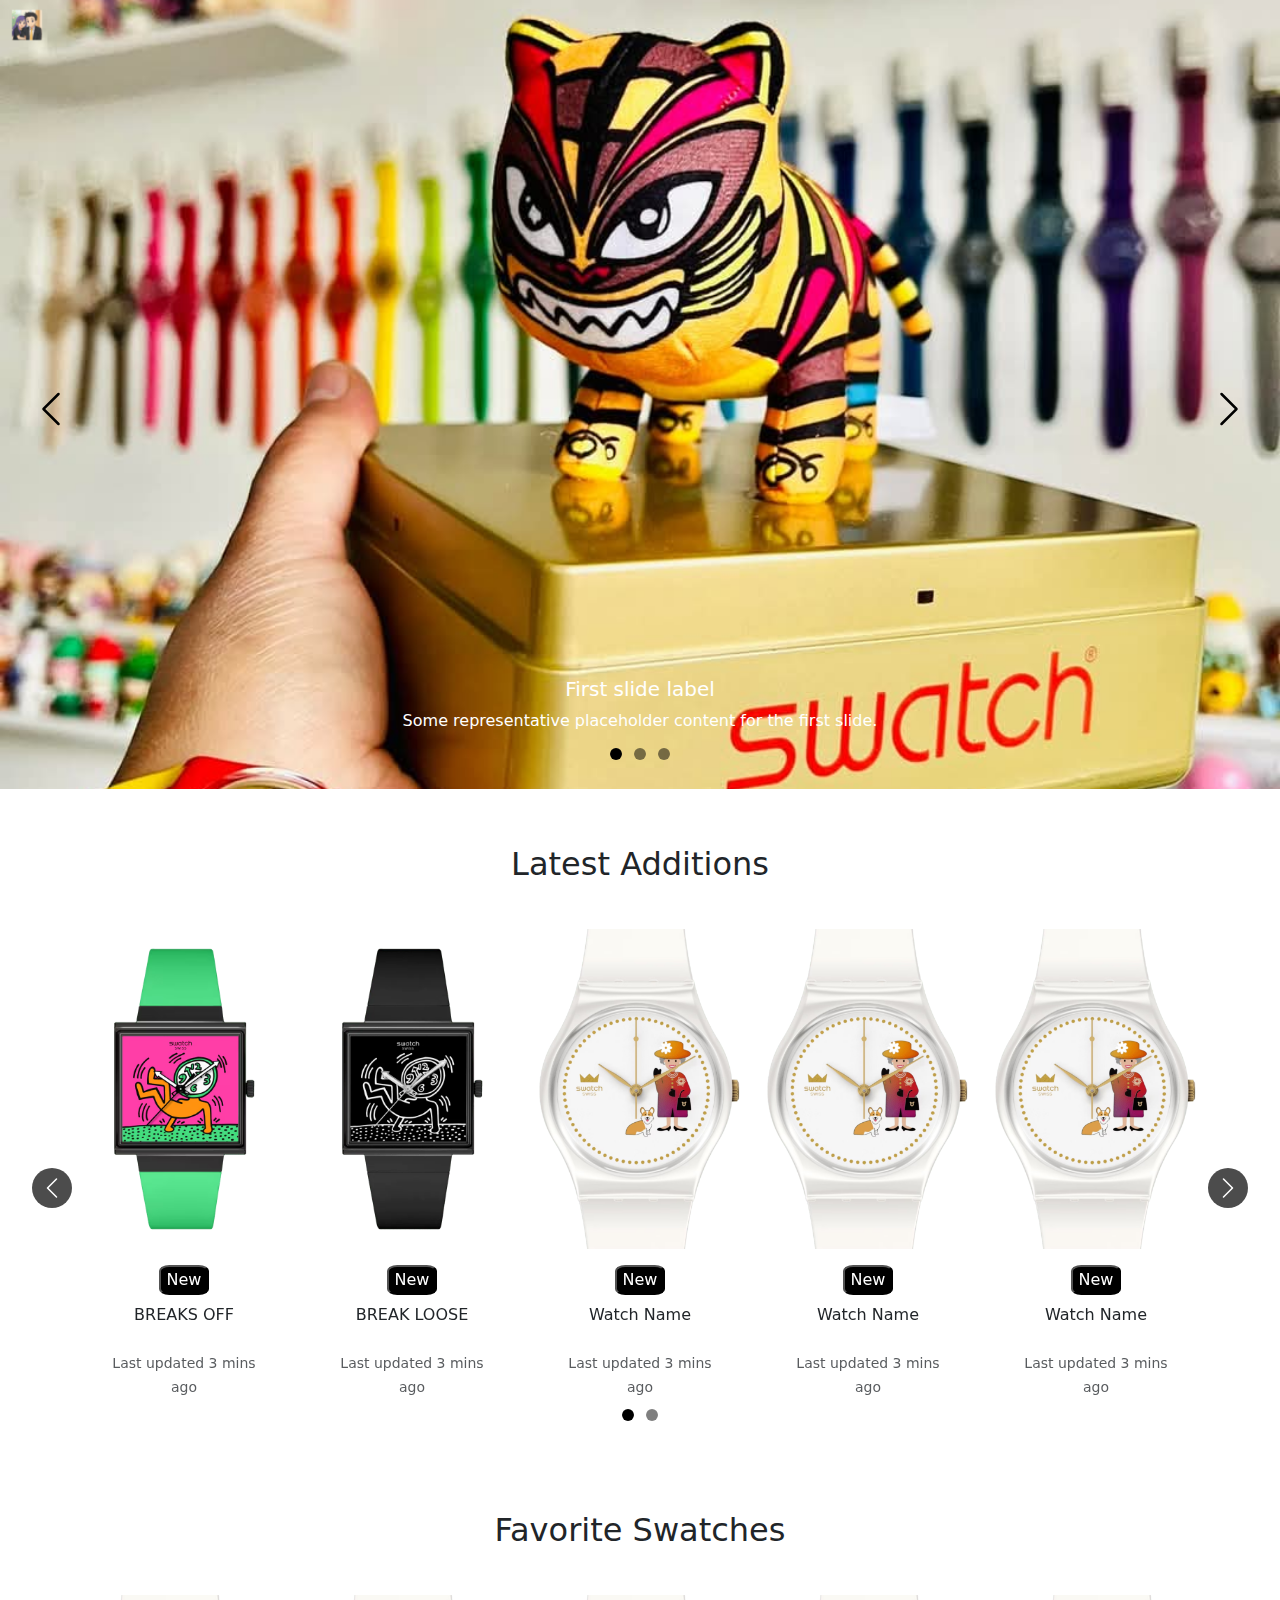
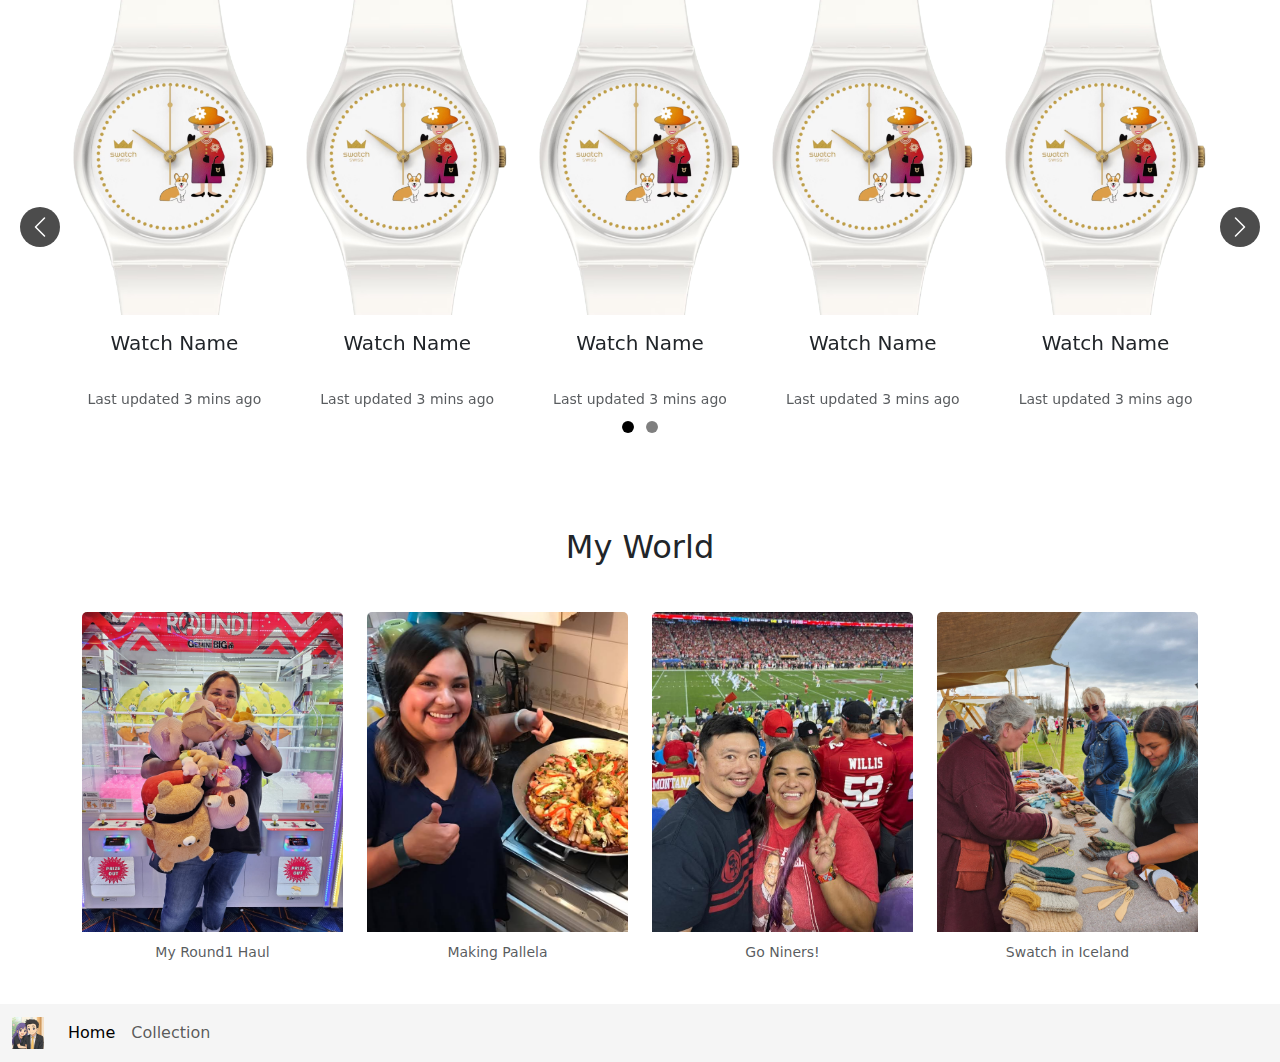
<file: index.html>
<!doctype html>
<html lang="en">
  <head>
    <meta charset="utf-8">
    <meta name="viewport" content="width=device-width, initial-scale=1">
    <title>Marssy's Swatch Collection</title>
    <link href="https://cdn.jsdelivr.net/npm/bootstrap@5.3.5/dist/css/bootstrap.min.css" rel="stylesheet">
    <link rel="stylesheet" href="style.css"/>
    <link rel="stylesheet" href="styles.css"/>
    <link rel="apple-touch-icon" sizes="180x180" href="images/apple-touch-icon.png">
    <link rel="icon" type="image/png" sizes="32x32" href="images/favicon-32x32.png">
    <link rel="icon" type="image/png" sizes="16x16" href="images/favicon-16x16.png">
    <link rel="manifest" href="images/site.webmanifest">
  </head>
  <body>
    <!-- Navbar -->
    <nav class="navbar navbar-default">
      <div class="container-fluid">
        <div class="navbar-header">
<!--           <button type="button" class="navbar-toggle collapsed" data-toggle="collapse" data-target="#navbar-collapse">
            <span class="sr-only">Toggle navigation</span>
            <span class="icon-bar"></span>
            <span class="icon-bar"></span>
            <span class="icon-bar"></span>
          </button> -->
          <a class="navbar-brand" href="#">
            <img src="images/favicon-32x32.png" style="max-height: 30px; width: auto;">
          </a>
        </div>
        <div class="collapse navbar-collapse" id="navbar-collapse">
          <ul class="nav navbar-nav">
            <li><a href="https://swatchcollection.onrender.com/">Home</a></li>
            <li class="active"><a href="https://swatchcollection.onrender.com/collection">Collection</a></li>
          </ul>
        </div>
      </div>
    </nav>
    <!-- End Navbar -->

    <!-- Carousel -->
    <div id="carouselExampleCaptions" class="carouselHero slide" data-bs-ride="carousel">
      <!-- Indicators -->
      <div class="carousel-indicators">
        <button type="button" data-bs-target="#carouselExampleCaptions" data-bs-slide-to="0" class="active" data-bs-interval="10000"></button>
        <button type="button" data-bs-target="#carouselExampleCaptions" data-bs-slide-to="1"></button>
        <button type="button" data-bs-target="#carouselExampleCaptions" data-bs-slide-to="2"></button>
      </div>
      <div class="carousel-inner">
        <div class="carousel-item active">
          <img src="images/marssyswatch.jpeg" class="d-block w-100 obfit" alt="...">
          <div class="carousel-caption d-none d-md-block">
            <h5>First slide label</h5>
            <p>Some representative placeholder content for the first slide.</p>
          </div>
        </div>
        <div class="carousel-item">
          <img src="images/marssypallela.jpeg" class="d-block w-100 obfit" alt="...">
          <div class="carousel-caption d-none d-md-block">
            <h5>Second slide label</h5>
            <p>Some representative placeholder content for the second slide.</p>
          </div>
        </div>
        <div class="carousel-item">
          <img src="images/marssybluey.jpeg" class="d-block w-100 obfit" alt="...">
          <div class="carousel-caption d-none d-md-block">
            <h5>Third slide label</h5>
            <p>Some representative placeholder content for the third slide.</p>
          </div>
        </div>
      </div>
        <button class="carousel-control-prev" type="button" data-bs-target="#carouselExampleCaptions" data-bs-slide="prev">
          <span class="carousel-control-prev-icon" aria-hidden="true"></span>
          <span class="visually-hidden">Previous</span>
        </button>
        <button class="carousel-control-next" type="button" data-bs-target="#carouselExampleCaptions" data-bs-slide="next">
          <span class="carousel-control-next-icon" aria-hidden="true"></span>
          <span class="visually-hidden">Next</span>
        </button>
      </div>
    <!-- End Carousel -->

<!-- Latest Additions Carousel Start -->
<div class="container">
  <h2 class="titlecenter mb-4">Latest Additions</h2>
  <div id="latestAdditionsCarousel" class="carousel slide" data-bs-ride="carousel">
    <!-- Indicators -->
    <div class="carousel-indicators">
      <button type="button" data-bs-target="#latestAdditionsCarousel" data-bs-slide-to="0" class="active"></button>
      <button type="button" data-bs-target="#latestAdditionsCarousel" data-bs-slide-to="1"></button>
    </div>

    <!-- Carousel Inner -->
    <div class="carousel-inner">
      <!-- Slide 1 -->
      <div class="carousel-item active" data-bs-interval="10000">
        <div class="row flex-row row-cols-1 row-cols-sm-2 row-cols-md-3 row-cols-lg-5 g-4">
          <!-- Repeat this block for each card (5 per slide) -->
          <div class="col">
            <div class="card h-100 invis">
              <img src="images/breaksoff.avif" class="card-img-top cardimgresize" alt="...">
              <div class="card-body text-center">
                <button class="card-title deco not-allowed">New</button>
                <p class="card-text text-center">BREAKS OFF</p>
              </div>
              <div class="card-footer invis text-center">
                <small class="text-body-secondary">Last updated 3 mins ago</small>
              </div>
            </div>
          </div>
          <!-- Add 4 more cards here -->
          <div class="col">
            <div class="card h-100 invis">
              <img src="images/breakloose.avif" class="card-img-top cardimgresize" alt="...">
              <div class="card-body text-center">
                <button class="card-title deco not-allowed">New</button>
                <p class="card-text text-center">BREAK LOOSE</p>
              </div>
              <div class="card-footer invis text-center">
                <small class="text-body-secondary">Last updated 3 mins ago</small>
              </div>
            </div>
          </div>
          <div class="col">
            <div class="card h-100 invis">
              <img src="images/how-majestic.avif" class="card-img-top cardimgresize" alt="...">
              <div class="card-body text-center">
                <button class="card-title deco not-allowed">New</button>
                <p class="card-text text-center">Watch Name</p>
              </div>
              <div class="card-footer invis text-center">
                <small class="text-body-secondary">Last updated 3 mins ago</small>
              </div>
            </div>
          </div>
          <div class="col">
            <div class="card h-100 invis">
              <img src="images/how-majestic.avif" class="card-img-top cardimgresize" alt="...">
              <div class="card-body text-center">
                <button class="card-title deco not-allowed">New</button>
                <p class="card-text text-center">Watch Name</p>
              </div>
              <div class="card-footer invis text-center">
                <small class="text-body-secondary">Last updated 3 mins ago</small>
              </div>
            </div>
          </div>
          <div class="col">
            <div class="card h-100 invis">
              <img src="images/how-majestic.avif" class="card-img-top cardimgresize" alt="...">
              <div class="card-body text-center">
                <button class="card-title deco not-allowed">New</button>
                <p class="card-text text-center">Watch Name</p>
              </div>
              <div class="card-footer invis text-center">
                <small class="text-body-secondary">Last updated 3 mins ago</small>
              </div>
            </div>
          </div>
        </div>
      </div>

      <!-- Slide 2 -->
      <div class="carousel-item">
        <div class="row row-cols-1 row-cols-sm-2 row-cols-md-3 row-cols-lg-5 g-4">
          <!-- Add 5 more cards here -->
          <div class="col">
            <div class="card h-100 invis">
              <img src="images/its-spooky-time.avif" class="card-img-top cardimgresize" alt="...">
              <div class="card-body text-center">
                <button class="card-title deco not-allowed">New</button>
                <p class="card-text text-center">Watch Name</p>
              </div>
              <div class="card-footer invis text-center">
                <small class="text-body-secondary">Last updated 3 mins ago</small>
              </div>
            </div>
          </div>
          <div class="col">
            <div class="card h-100 invis">
              <img src="images/its-spooky-time.avif" class="card-img-top cardimgresize" alt="...">
              <div class="card-body text-center">
                <button class="card-title deco not-allowed">New</button>
                <p class="card-text text-center">Watch Name</p>
              </div>
              <div class="card-footer invis text-center">
                <small class="text-body-secondary">Last updated 3 mins ago</small>
              </div>
            </div>
          </div>
          <div class="col">
            <div class="card h-100 invis">
              <img src="images/its-spooky-time.avif" class="card-img-top cardimgresize" alt="...">
              <div class="card-body text-center">
                <button class="card-title deco not-allowed">New</button>
                <p class="card-text text-center">Watch Name</p>
              </div>
              <div class="card-footer invis text-center">
                <small class="text-body-secondary">Last updated 3 mins ago</small>
              </div>
            </div>
          </div>
          <div class="col">
            <div class="card h-100 invis">
              <img src="images/its-spooky-time.avif" class="card-img-top cardimgresize" alt="...">
              <div class="card-body text-center">
                <button class="card-title deco not-allowed">New</button>
                <p class="card-text text-center">Watch Name</p>
              </div>
              <div class="card-footer invis text-center">
                <small class="text-body-secondary">Last updated 3 mins ago</small>
              </div>
            </div>
          </div>
          <div class="col">
            <div class="card h-100 invis">
              <img src="images/its-spooky-time.avif" class="card-img-top cardimgresize" alt="...">
              <div class="card-body text-center">
                <button class="card-title deco not-allowed">New</button>
                <p class="card-text text-center">Watch Name</p>
              </div>
              <div class="card-footer invis text-center">
                <small class="text-body-secondary">Last updated 3 mins ago</small>
              </div>
            </div>
          </div>
        </div>
      </div>
    </div>

    <!-- Carousel Controls -->
        <button class="carousel-control-prev" type="button" data-bs-target="#latestAdditionsCarousel" data-bs-slide="prev">
          <span class="carousel-control-prev-icon" aria-hidden="true"></span>
          <span class="visually-hidden">Previous</span>
        </button>
        <button class="carousel-control-next" type="button" data-bs-target="#latestAdditionsCarousel" data-bs-slide="next">
          <span class="carousel-control-next-icon" aria-hidden="true"></span>
          <span class="visually-hidden">Next</span>
        </button>
      </div>
    </div>
<!-- Latest Additions Carousel End -->

<!-- Favorite Swatches Carousel Start -->
<div class="container padtop">
  <h2 class="titlecenter mb-4">Favorite Swatches</h2>
  <div id="favoriteSwatchesCarousel" class="carousel slide" data-bs-ride="carousel">
    <!-- Carousel Indicators -->
    <div class="carousel-indicators">
      <button type="button" data-bs-target="#favoriteSwatchesCarousel" data-bs-slide-to="0" class="active" aria-current="true" data-bs-interval="10000"></button>
      <button type="button" data-bs-target="#favoriteSwatchesCarousel" data-bs-slide-to="1"></button>
    </div>

    <!-- Carousel Inner -->
    <div class="carousel-inner">
      <!-- Slide 1 -->
      <div class="carousel-item active">
        <div class="row row-cols-1 row-cols-sm-2 row-cols-md-3 row-cols-lg-5 g-4">
          <!-- Repeat this block for each card (5 per slide) -->
          <div class="col">
            <div class="card h-100 invis">
              <img src="images/how-majestic.avif" class="card-img-top cardimgresize" alt="...">
              <div class="card-body">
                <h5 class="card-title text-center">Watch Name</h5>
              </div>
              <div class="card-footer invis text-center">
                <small class="text-body-secondary">Last updated 3 mins ago</small>
              </div>
            </div>
          </div>
          <!-- Add 4 more cards here -->
          <div class="col">
            <div class="card h-100 invis">
              <img src="images/how-majestic.avif" class="card-img-top cardimgresize" alt="...">
              <div class="card-body">
                <h5 class="card-title text-center">Watch Name</h5>
              </div>
              <div class="card-footer invis text-center">
                <small class="text-body-secondary">Last updated 3 mins ago</small>
              </div>
            </div>
          </div>
          <div class="col">
            <div class="card h-100 invis">
              <img src="images/how-majestic.avif" class="card-img-top cardimgresize" alt="...">
              <div class="card-body">
                <h5 class="card-title text-center">Watch Name</h5>
              </div>
              <div class="card-footer invis text-center">
                <small class="text-body-secondary">Last updated 3 mins ago</small>
              </div>
            </div>
          </div>
          <div class="col">
            <div class="card h-100 invis">
              <img src="images/how-majestic.avif" class="card-img-top cardimgresize" alt="...">
              <div class="card-body">
                <h5 class="card-title text-center">Watch Name</h5>
              </div>
              <div class="card-footer invis text-center">
                <small class="text-body-secondary">Last updated 3 mins ago</small>
              </div>
            </div>
          </div>
          <div class="col">
            <div class="card h-100 invis">
              <img src="images/how-majestic.avif" class="card-img-top cardimgresize" alt="...">
              <div class="card-body">
                <h5 class="card-title text-center">Watch Name</h5>
              </div>
              <div class="card-footer invis text-center">
                <small class="text-body-secondary">Last updated 3 mins ago</small>
              </div>
            </div>
          </div>
        </div>
      </div>

      <!-- Slide 2 -->
      <div class="carousel-item">
        <div class="row row-cols-1 row-cols-sm-2 row-cols-md-3 row-cols-lg-5 g-4">
          <!-- Add 5 more cards here -->
          <div class="col">
            <div class="card h-100 invis">
              <img src="images/its-spooky-time.avif" class="card-img-top cardimgresize" alt="...">
              <div class="card-body text-center">
                <button class="card-title deco not-allowed">New</button>
                <p class="card-text text-center">Watch Name</p>
              </div>
              <div class="card-footer invis text-center">
                <small class="text-body-secondary">Last updated 3 mins ago</small>
              </div>
            </div>
          </div>
          <div class="col">
            <div class="card h-100 invis">
              <img src="images/its-spooky-time.avif" class="card-img-top cardimgresize" alt="...">
              <div class="card-body text-center">
                <button class="card-title deco not-allowed">New</button>
                <p class="card-text text-center">Watch Name</p>
              </div>
              <div class="card-footer invis text-center">
                <small class="text-body-secondary">Last updated 3 mins ago</small>
              </div>
            </div>
          </div>
          <div class="col">
            <div class="card h-100 invis">
              <img src="images/its-spooky-time.avif" class="card-img-top cardimgresize" alt="...">
              <div class="card-body text-center">
                <button class="card-title deco not-allowed">New</button>
                <p class="card-text text-center">Watch Name</p>
              </div>
              <div class="card-footer invis text-center">
                <small class="text-body-secondary">Last updated 3 mins ago</small>
              </div>
            </div>
          </div>
          <div class="col">
            <div class="card h-100 invis">
              <img src="images/its-spooky-time.avif" class="card-img-top cardimgresize" alt="...">
              <div class="card-body text-center">
                <button class="card-title deco not-allowed">New</button>
                <p class="card-text text-center">Watch Name</p>
              </div>
              <div class="card-footer invis text-center">
                <small class="text-body-secondary">Last updated 3 mins ago</small>
              </div>
            </div>
          </div>
          <div class="col">
            <div class="card h-100 invis">
              <img src="images/its-spooky-time.avif" class="card-img-top cardimgresize" alt="...">
              <div class="card-body text-center">
                <button class="card-title deco not-allowed">New</button>
                <p class="card-text text-center">Watch Name</p>
              </div>
              <div class="card-footer invis text-center">
                <small class="text-body-secondary">Last updated 3 mins ago</small>
              </div>
            </div>
          </div>
        </div>
      </div>
    </div>

    <!-- Carousel Controls -->
        <button class="carousel-control-prev" type="button" data-bs-target="#favoriteSwatchesCarousel" data-bs-slide="prev">
          <span class="carousel-control-prev-icon" aria-hidden="true"></span>
          <span class="visually-hidden">Previous</span>
        </button>
        <button class="carousel-control-next" type="button" data-bs-target="#favoriteSwatchesCarousel" data-bs-slide="next">
          <span class="carousel-control-next-icon" aria-hidden="true"></span>
          <span class="visually-hidden">Next</span>
        </button>
      </div>
    </div>
  </div>
<!-- Favorite Swatches Carousel End -->

<!-- My World Start -->
  <div class="container">
    <h2 class="titlecenter">My World</h2>
    <div class="row row-cols-1 row-cols-sm-4 g-4">
      <div class="col">
        <div class="card h-100 invis">
          <img src="images/marssyround1.jpeg" class="card-img-top cardimgresize" alt="...">
<!--           <div class="card-body">
            <h5 class="card-title">Card title</h5>
            <p class="card-text">This is a wider card with supporting text below as a natural lead-in to additional content. This content is a little bit longer.</p>
          </div> -->
          <div class="card-footer invis text-center">
            <small class="text-body-secondary">My Round1 Haul</small>
          </div>
        </div>
      </div>
      <div class="col">
        <div class="card h-100 invis">
          <img src="images/marssypallela.jpeg" class="card-img-top cardimgresize" alt="...">
<!--           <div class="card-body">
            <h5 class="card-title">Card title</h5>
            <p class="card-text">This card has supporting text below as a natural lead-in to additional content.</p>
          </div> -->
          <div class="card-footer invis text-center">
            <small class="text-body-secondary">Making Pallela</small>
          </div>
        </div>
      </div>
      <div class="col">
        <div class="card h-100 invis text-center">
          <img src="images/marssy9ers.jpeg" class="card-img-top cardimgresize" alt="...">
<!--           <div class="card-body">
            <h5 class="card-title">Card title</h5>
            <p class="card-text">This is a wider card with supporting text below as a natural lead-in to additional content. This card has even longer content than the first to show that equal height action.</p>
          </div> -->
          <div class="card-footer invis text-center">
            <small class="text-body-secondary">Go Niners!</small>
          </div>
        </div>
      </div>
      <div class="col">
        <div class="card h-100 invis text-center">
          <img src="images/marssyiceland.jpeg" class="card-img-top cardimgresize" alt="...">
          <!-- <div class="card-body">
            <h5 class="card-title">Card title</h5>
            <p class="card-text">This is a wider card with supporting text below as a natural lead-in to additional content. This card has even longer content than the first to show that equal height action.</p>
          </div> -->
          <div class="card-footer invis text-center">
            <small class="text-body-secondary">Swatch in Iceland</small>
          </div>
        </div>
      </div>
    </div>
    </div>
  </div>
<!-- My World End -->

<!-- Start Footer -->
    <footer class="footer">
      <nav class="navbar navbar-expand-lg bg-body-tertiary navbar-fixed-bottom">
        <div class="container-fluid">
          <a class="navbar-brand" href="#">
            <img src="images/favicon-32x32.png">
          </a>
          <!-- <button class="navbar-toggler" type="button" data-bs-toggle="collapse" data-bs-target="#navbarNav" aria-controls="navbarNav" aria-expanded="false" aria-label="Toggle navigation">
            <span class="navbar-toggler-icon"></span>
          </button> -->
          <div class="collapse navbar-collapse" id="navbarNav">
            <ul class="navbar-nav">
              <li class="nav-item">
                <a class="nav-link active" aria-current="page" href="https://swatchcollection.onrender.com/">Home</a>
              </li>
              <li class="nav-item">
                <a class="nav-link" href="https://swatchcollection.onrender.com/collection">Collection</a>
              </li>
  <!--        <li class="nav-item">
                <a class="nav-link" href="#">Pricing</a>
              </li>
              <li class="nav-item">
                <a class="nav-link disabled" aria-disabled="true">Disabled</a>
              </li> -->
            </ul>
          </div>
        </div>
      </nav>
    </footer>
    <!-- JS Scripts -->
    <!-- jQuery -->
    <script src="https://code.jquery.com/jquery-3.7.1.min.js"></script>
    <!-- Bootstrap Bundle (already includes Bootstrap JS) -->
    <script src="https://cdn.jsdelivr.net/npm/bootstrap@5.3.5/dist/js/bootstrap.bundle.min.js"></script>
    <!-- Your custom scripts -->
    <script src="scripts.js"></script>
  </body>
</html>
</file>
<file: style.css>
.gallery-title
{
    font-size: 36px;
    color: #42B32F;
    text-align: center;
    font-weight: 500;
    margin-bottom: 70px;
}
.gallery-title:after {
    content: "";
    position: absolute;
    width: 7.5%;
    left: 46.5%;
    height: 45px;
    border-bottom: 1px solid #5e5e5e;
}
.filter-button
{
    font-size: 18px;
    border: 1px solid #42B32F;
    border-radius: 5px;
    text-align: center;
    color: #42B32F;
    margin-bottom: 30px;

}
.filter-button:hover
{
    font-size: 18px;
    border: 1px solid #42B32F;
    border-radius: 5px;
    text-align: center;
    color: #ffffff;
    background-color: #42B32F;

}
.btn-default:active .filter-button:active
{
    background-color: #42B32F;
    color: white;
}

.port-image
{
    width: 100%;
}

.gallery_product
{
    margin-bottom: 30px;
}
</file>
<file: styles.css>
.padtop {
	padding: 1% 0;
}

.obfit {
	object-fit: cover;
	height: 800px;
}

.cardimgresize {
	height: 20em;
	object-fit: cover;
}

.titlecenter {
	text-align: center;
	padding: .5em 0;
}

.invis {
	background-color: white;
	border: none;
}

.text-center {
	text-align: center;
}

.deco {
	color: white;
	background: black;
	border-radius: 20%;
}

.not-allowed {
  cursor: not-allowed !important;
  pointer-events: all !important;
}

/* Ensure carousel appears under navbar */
.carouselHero {
  margin-top: -59px; /* Negative margin to pull up under navbar */
}

.navbar {
	z-index: 9;
	color: black;
	background-color: transparent !important;
	border: none;
}

/* Gallery */
.gallery-title
{
    font-size: 36px;
    color: #9FB3DF;
    text-align: center;
    font-weight: 500;
    margin-bottom: 30px;
}
.gallery-title:after {
    content: "";
    position: absolute;
    width: 7.5%;
    left: 46.5%;
    height: 45px;
    border-bottom: 1px solid #5e5e5e;
}

.filter-button
{
    font-size: 18px;
    border: 1px solid #9EC6F3;
    border-radius: 50px;
    text-align: center;
    color: #9EC6F3;
    margin-bottom: 10px;
}

.filter-button:hover
{
    font-size: 18px;
    border: 1px solid #9EC6F3;
    border-radius: 55px;
    text-align: center;
    color: #ffffff;
    background-color: #9EC6F3;
}
.btn-default:active .filter-button:active
{
    background-color: #9EC6F3 !important;
    color: white;
}

.btn-default.active {
  color: #9EC6F3;
  background-color: #FFF1D5;
  border-color: #9EC6F3;
}

.port-image
{
    width: 100%;
}

.gallery_product {
  display: flex;
  justify-content: center; /* Horizontal centering */
  align-items: center; /* Add this for vertical centering */
  padding: 5px 0;
  min-height: 300px; /* Set minimum height for consistency */
}

.thumbnail {
  display: flex !important; /* Override inline-block */
  align-items: center;
  justify-content: center;
  width: 100%;
  height: 100%;
  border: none;
}

a.thumbnail:hover {
  border: 1px solid;
}

.thumbnail img.img-responsive {
  max-width: 100%;
  height: auto;
  object-fit: contain; /* Prevent image distortion */
}

/* Modal */
.btn:focus, .btn:active, button:focus, button:active {
  outline: none !important;
  box-shadow: none !important;
}

#image-gallery .modal-footer{
  display: block;
}

.thumb{
  margin-top: 15px;
  margin-bottom: 15px;
}

.a-style {
  color: #428bca;
  text-decoration: none;
}

.modal-header {
  border-bottom: none;
}

.modal-footer {
	border-top: none;
}

/* Enable Flexbox for dynamic wrapping */
.flex-row {
  display: flex;
  flex-wrap: wrap;
}

/* Override Bootstrap's float-based grid for gallery items */
.flex-row .gallery_product {
  float: none; /* Disable floats */
  display: flex; /* Optional: Align thumbnails neatly */
}

/* Optional: Ensure images fill their containers */
.flex-row .thumbnail img {
  width: 100%;
  height: auto;
}

.leftalign {
    text-align: left;
}

/* For the Features/Specifications sections */
#image-gallery-features,
#image-gallery-specifications {
  white-space: normal; /* Override any conflicting styles */
}

/* Footer */
html {
  position: relative;
  min-height: 100%;
}
body {
  /* Margin bottom by footer height */
  margin-bottom: 90px;
}

/* Footer styling */
.footer {
    position: absolute;
    bottom: 0;
    width: 100%;
    /* height: 60px; */
    background-color: #f5f5f5;
}

.navbar-fixed-bottom {
    background-color: #9EC6F3;
}

.bottom-pad {
    padding-bottom: 60px;
}

/* Navbar */
.navbar-default .navbar-nav>.active>a, .navbar-default .navbar-nav>.active>a:hover, .navbar-default .navbar-nav>.active>a:focus {
    background-color: #BDDDE4;
}

.navbar-default {
    background-color: #9EC6F3;
}

/* Jumbotron Styling */
.jumbotron {
  position: relative; /* Needed for absolute positioning of child */
  padding-right: 140px; /* Make space for the image */
  color: #9FB3DF;
  background-color: #FFF1D5;
}

.jumbotron h1 {
  margin-right: 120px; /* Prevent text overlap */
}

.square-container {
  position: absolute;
  top: 20px;  /* Adjust spacing from top */
  right: 30px; /* Adjust spacing from right */
  width: 15%; /* Adjust size as needed */
  height: auto;
  overflow: hidden;
  border-radius: 50%; /* Optional rounded corners */
  box-shadow: 0 2px 4px rgba(0,0,0,0.1); /* Optional shadow */
  z-index: 1; /* Ensure it stays above other content */
}

.cropped-square {
  width: 100%;
  height: 100%;
  object-fit: cover;
}

.carousel-item {
  transition: transform 0.6s ease-in-out;
}

.carousel-inner {
  overflow: visible;
}

.carousel-item.active {
  display: flex;
}

/* Add to your style.css */
/* Carousel Controls */
.carousel-control-prev,
.carousel-control-next {
  z-index: 9999 !important; /* Force above cards */
  background: rgba(0, 0, 0, 0.5) !important; /* Darker background */
  width: 40px;
  height: 40px;
  opacity: 1 !important;
  top: 50%;
  transform: translateY(-50%);
}

.carousel-control-prev-icon,
.carousel-control-next-icon {
  position: relative;
  top: auto;
  left: auto;
  transform: none;
  width: 1.5rem;
  height: 1.5rem;
}

/* Carousel Indicators */
.carousel-indicators [data-bs-target] {
  background-color: #000;
  width: 12px;
  height: 12px;
  border-radius: 50%;
  margin: 0 6px;
}

/* Title Spacing */
.padtop {
  padding-top: 3rem;
}
.titlecenter {
  position: relative;
  z-index: 2;
}

/* Carousel container spacing */
.container.padtop {
  margin-bottom: 40px; /* Space between carousels */
}

/* Title spacing */
.titlecenter {
  margin-bottom: 30px !important; /* Space below titles */
}

/* Carousel indicator positioning */
.carousel-indicators {
  z-index: 1;
}

/* Carousel inner padding */
.carousel-inner {
  padding-bottom: 40px; /* Space for indicators */
}

/* Card z-index */
.carousel-item .card {
  position: relative;
  z-index: auto !important; /* Remove conflicting z-index */
}

/* Carousel control positioning */
.carousel-control-prev,
.carousel-control-next {
	top: 50%;
	transform: translateY(-50%);
	width: 40px;
	height: 40px;
	background: rgba(0, 0, 0, 0.7) !important;
	border-radius: 50%;
	opacity: 1 !important;
	display: flex;
	align-items: center;
	justify-content: center;
}

.city {
  padding: 15px 0;
}

.tablink {
  cursor: pointer;
  transition: background-color 0.3s;
}

.tablink.w3-light-grey {
  background-color: #FFF1D5 !important;
}

/* Fix for both carousels */
#latestAdditionsCarousel,
#favoriteSwatchesCarousel {
  position: relative;
  overflow: visible;
}

.carousel-control-prev {
    left: -50px;
}

.carousel-control-next {
  right: -50px; /* Move right arrow outside */
}

/* Add to styles.css */
/* Hero Carousel Fixes */
.carouselHero {
  position: relative;
  margin-top: -59px;
}

.carouselHero .carousel-indicators {
  z-index: 15;
  margin: 59px;
}

.carouselHero .carousel-control-prev,
.carouselHero .carousel-control-next {
  width: 8%;
  opacity: 1;
  z-index: 20;
  background: transparent !important;
}

.carouselHero .carousel-control-prev {
  left: 0;
  background: linear-gradient(90deg, rgba(0,0,0,0.3) 0%, rgba(0,0,0,0) 100%);
}

.carouselHero .carousel-control-next {
  right: 0;
  background: linear-gradient(270deg, rgba(0,0,0,0.3) 0%, rgba(0,0,0,0) 100%);
}

.carouselHero .carousel-control-prev-icon,
.carouselHero .carousel-control-next-icon {
  filter: invert(1);
  width: 2.5rem;
  height: 2.5rem;
}

@media(width <= 575px) {
  body {
/*     margin-right: -12px; */
  }
  .cardimgresize {
    object-fit: contain;
    height: 12em;
  }
  .obfit {
    height: 500px;
  }
  .navbar {
    margin-right: 12px;
  }

  footer {
/*     margin-right: 12px; */
  }
  .carousel-control-prev {
      left: 0px;
  }

  .carousel-control-next {
    right: 0px; /* Move right arrow outside */
  }

  /* Add to styles.css */
  /* Hero Carousel Fixes */
  .carouselHero {
    position: relative;
    margin-top: 0px;
  }
}
</file>
